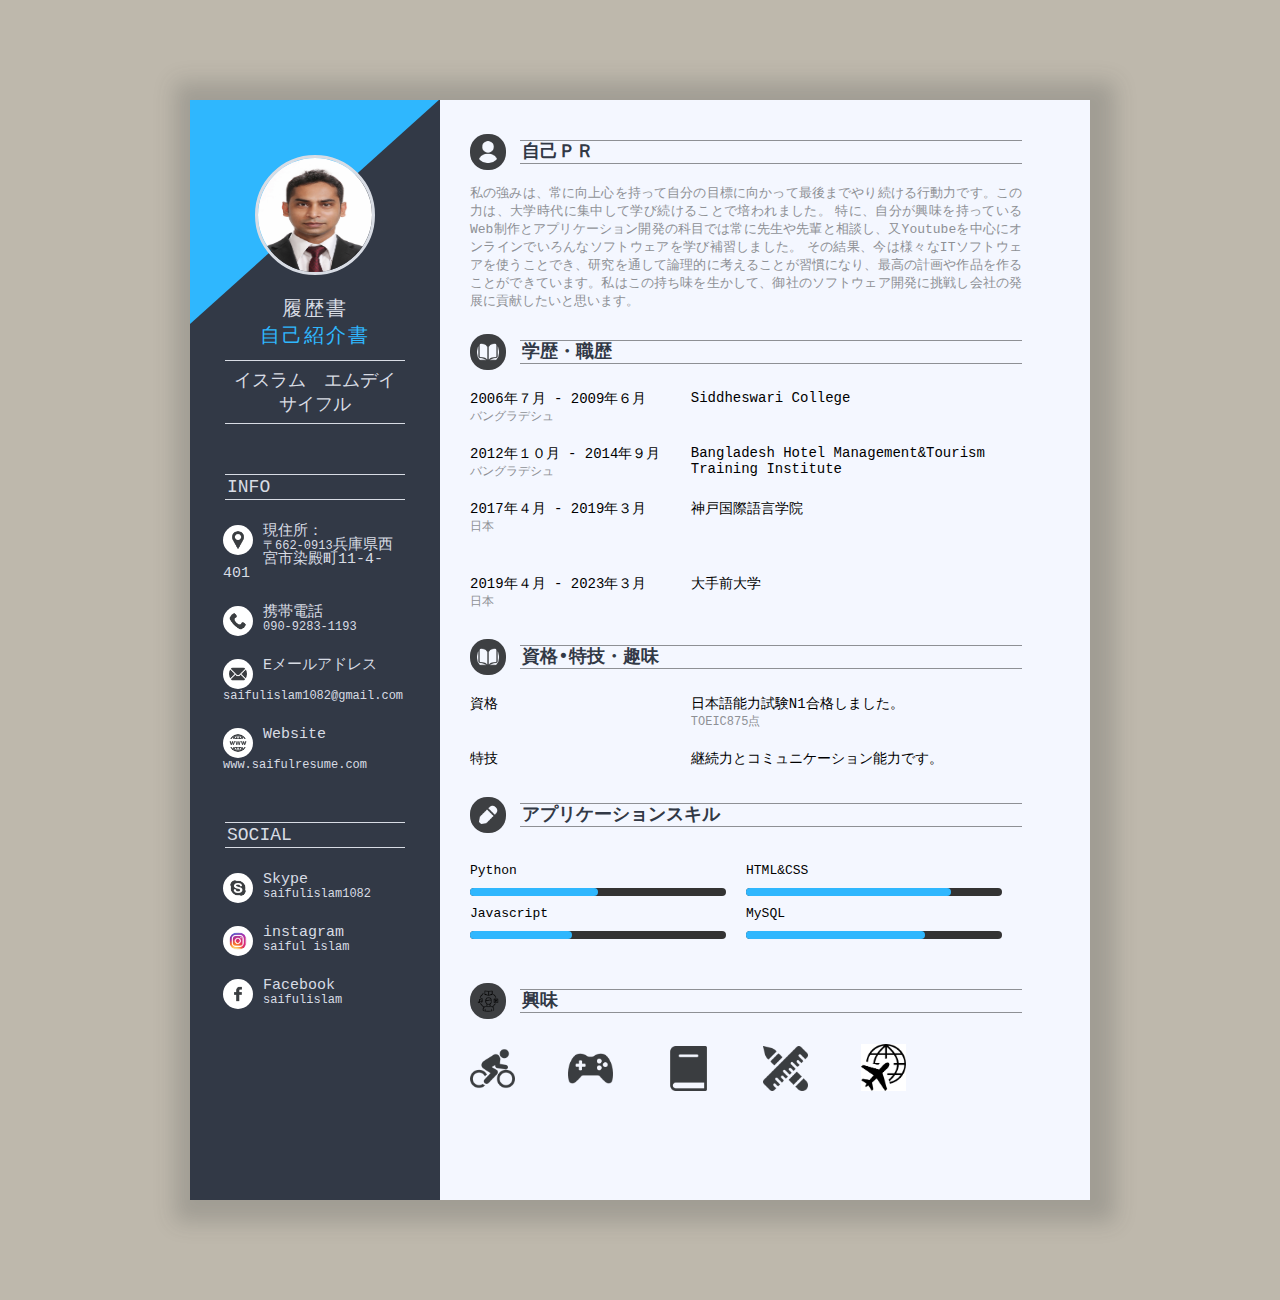
<file: resume/rirekishyo.html>
<!DOCTYPE html>
<html>
<head>
	<title></title>
	<link rel="stylesheet" type="text/css" href="css/style.css">

</head>
<body>

<div class="resume-box">
	
	<div class="left-section">
		<div class="profile">
		<img src="image/saiful.jpg" class="profile-img">
		<div class="blue-box"></div>
		</div>
		<h2 class="name">履歴書<br><span>自己紹介書</span></h2>
		<p class="n-p">イスラム　エムデイサイフル</p>


		<div class="info">
			<p class="heading">Info</p>
			<p class="p1"><span class="span1"><img src="image/location.png"></span>現住所：<span> <br>〒662-0913</span>兵庫県西宮市染殿町11-4-401</span></p>
			<p class="p1"><span class="span1"><img src="image/call.png"></span>携帯電話<span> <br>090-9283-1193</span></p>
			<p class="p1"><span class="span1"><img src="image/mail.png"></span>Eメールアドレス<span> <br>saifulislam1082@gmail.com</span></p>
			<p class="p1"><span class="span1"><img src="image/domain.png"></span>Website<span> <br>www.saifulresume.com</span></p>
		</div>

		<div class="info">
			<p class="heading">Social</p>
			<p class="p1"><span class="span1"><img src="image/skype.png"></span>Skype<span> <br>saifulislam1082</span></p>
			<p class="p1"><span class="span1"><img src="image/instagram.png"></span>instagram<span> <br>saiful islam</span></p>
			<p class="p1"><span class="span1"><img src="image/facebook.png"></span>Facebook<span> <br>saifulislam</span></p>
		</div>

	</div>

	<div class="right-section">
		<div class="right-heading">
			<img src="image/user.png">
			<p class="p2">自己ＰＲ</p>
		</div>
		<p class="p3">私の強みは、常に向上心を持って自分の目標に向かって最後までやり続ける行動力です。この力は、大学時代に集中して学び続けることで培われました。
			特に、自分が興味を持っているWeb制作とアプリケーション開発の科目では常に先生や先輩と相談し、又Youtubeを中心にオンラインでいろんなソフトウェアを学び補習しました。
			その結果、今は様々なITソフトウェアを使うことでき、研究を通して論理的に考えることが習慣になり、最高の計画や作品を作ることができています。私はこの持ち味を生かして、御社のソフトウェア開発に挑戦し会社の発展に貢献したいと思います。</p>

		<div class="clearfix"></div>
		<br><br>
		<div class="right-heading">
			<img src="image/edu.png">
			<p class="p2">学歴・職歴</p>
		</div>
		<div class="clearfix"></div>
		<div class="lr-box">
		<div class="left">
			<p class="p4">2006年７月 - 2009年６月</p>
			<p class="p5">バングラデシュ</p>
		</div>

		<div class="right">
			<p class="p4">Siddheswari College</p>
		</div>
		<div class="clearfix"></div>
		</div>

		<div class="lr-box">
		<div class="left">
			<p class="p4">2012年１０月 - 2014年９月</p>
			<p class="p5">バングラデシュ</p>
		</div>

		<div class="right">
			<p class="p4">Bangladesh Hotel Management&Tourism Training Institute</p>
			
		</div>
		<div class="clearfix"></div>
		</div>

		<div class="lr-box">
		<div class="left">
			<p class="p4">2017年４月 - 2019年３月</p>
			<p class="p5">日本</p>
		</div>

		<div class="right">
			<p class="p4">神戸国際語言学院</p>
		</div>
		<div class="clearfix"></div>
		</div>
		<div class="clearfix"></div>
		<div class="lr-box">
		<div class="left">
			<p class="p4">2019年４月 - 2023年３月</p>
			<p class="p5">日本</p>
		</div>

		<div class="right">
			<p class="p4">大手前大学</p>
		</div>
		<div class="clearfix"></div>
		</div>


		<br>
		<div class="right-heading">
			<img src="image/edu.png">
			<p class="p2">資格•特技・趣味</p>
		</div>
		<div class="clearfix"></div>
		<div class="lr-box">
		<div class="left">
			<p class="p4">資格</p>
		</div>

		<div class="right">
			<p class="p4">日本語能力試験N1合格しました。</p>
			<p class="p5">TOEIC875点</p>
		</div>
		<div class="clearfix"></div>
		</div>

		<div class="lr-box">
		<div class="left">
			<p class="p4">特技</p>
		</div>

		<div class="right">
			<p class="p4">継続力とコミュニケーション能力です。</p>
		</div>
		<div class="clearfix"></div>
		</div>

		<br>
		<div class="right-heading">
			<img src="image/pencil.png">
			<p class="p2">アプリケーションスキル</p>
		</div>
		<div class="clearfix"></div>
		<div class="s-box">
			<p class="p6">Python</p>
			<div id="progress"></div>
			<p class="p6">Javascript</p>
			<div id="progress1"></div>
			
		</div>
		<div class="s-box">
			<p class="p6">HTML&CSS</p>
			<div id="progress2"></div>
			<p class="p6">MySQL</p>
			<div id="progress3"></div>
		</div>


		<div class="clearfix"></div>
		<br><br>
		<div class="right-heading">
			<img src="image/hobbies.png">
			<p class="p2">興味</p>
		</div>
		<div class="clearfix"></div>
		<img src="image/bicycle.png" class="h-img">
		<img src="image/games.png" class="h-img">
		<img src="image/book.png" class="h-img">
		<img src="image/design.png" class="h-img">
		<img src="image/tour.png" class="h-img">
		

	</div>

	
	

</div>



</body>
</html>
</file>
<file: resume/css/style.css>
:root{
	--bgcolor:#beb8ac;
	--blue:#2fb7fe;
	--black:#323946;
	--white:#f4f7ff;
	--gray:#d8dce4;
	--lightgray:#8e9095;
}
*{
	margin: 0px;
	padding: 0px;
	box-sizing: border-box;
	font-family: monospace;
}

body{
	background: var(--bgcolor);
    
}
.clearfix{
	clear: both;
}
.resume-box{
	width: 900px;
	height: 1100px;
	margin: 100px auto;
	background: var(--white);
	box-shadow: 5px 2px 20px 20px #3d3f4238;
}
.left-section{
	background: var(--black);
	width: 250px;
	height: 1100px;
	float: left;
}
.profile{
	overflow: hidden;
	position: relative;
}
.blue-box{
    width: 257px;
    height: 407px;
    background: var(--blue);
    margin-left: -100px;
    transform: rotateZ(48deg);
    margin-top: -178px;
    
}
.profile-img{
	    position: absolute;
    z-index: 9;
    width: 120px;
    height: 120px;
    transform: translate(-50%, -50%);
    left: 50%;
    top: 50%;
    border-radius: 50%;
    border: 3px solid var(--gray);
}
.name{
    color: var(--gray);
    text-align: center;
    margin-top: -34px;
    font-size: 20px;
    letter-spacing: 2px;
    font-weight: 400;
    text-transform: uppercase;
}
.name span{
	color: var(--blue);
}
.n-p{
	width: 180px;
    margin: 0 auto;
    text-align: center;
    font-size: 18px;
    padding: 7px;
    border-bottom: 1px solid var(--gray);
    border-top: 1px solid var(--gray);
    color: var(--gray);
    margin-top: 11px;
    text-transform: uppercase;
}
.info{
	margin-top: 50px;
}
.heading{
	width: 180px;
    margin: 0 auto;
    padding: 2px;
    border-bottom: 1px solid var(--gray);
    border-top: 1px solid var(--gray);
    color: var(--gray);
    margin-top: 11px;
    text-transform: uppercase;
    font-size: 18px;
}
.p1{
	color: var(--gray);
	width: 184px;
	margin: 0 auto;
	margin-top: 25px;
	font-size: 15px;
    line-height: 14px;
}
.p1 span{
	font-size: 12px;
}
.span1 img{
	background: white;
    width: 30px;
    padding: 6px;
    border-radius: 16px;
    float: left;
    margin-right: 10px;
}
.right-section{
	padding: 40px 30px;
    background: var(--white);
    width: 68%;
    float: left;
    height: 1000px;
}
.right-heading img{
	background: #3d3f42;
    width: 36px;
    padding: 7px;
    border-radius: 17px;
    float: left;
    display: inline-block;
    margin-top: -6px;
}
.p2{
    margin: 0 auto;
    padding: 2px;
    border-bottom: 1px solid var(--lightgray);
    border-top: 1px solid var(--lightgray);
    color: var(--black);
    text-transform: uppercase;
    font-size: 18px;
    font-weight: bolder;
    margin-left: 50px;
    line-height: 18px;
}
.p3{
	margin-top: 20px;
	color: var(--lightgray);
	text-align: justify;
	word-spacing: -4px;
}
.left{
	width: 40%;
	float: left;
}
.right{
	width: 60%;
	float: left;
}
.lr-box{
	margin-top: 20px;
	margin-bottom: 20px;
}
.p4{
	font-size: 14px;
	font-weight: 520;
}
.p5{
	font-size: 12px;
	color: var(--lightgray);
}
.s-box{
	width: 50%;
    float: left;
    padding: 20px 20px 20px 0px;
}
#progress {
    background: #333;
    border-radius: 13px;
    height: 8px;
    width: 100%;
}

#progress:after {
    content: '';
    display: block;
    background: var(--blue);
    width: 50%;
    height: 100%;
    border-radius: 9px;
}
#progress1 {
    background: #333;
    border-radius: 13px;
    height: 8px;
    width: 100%;
}

#progress1:after {
    content: '';
    display: block;
    background: var(--blue);
    width: 40%;
    height: 100%;
    border-radius: 9px;
}
#progress2 {
    background: #333;
    border-radius: 13px;
    height: 8px;
    width: 100%;
}

#progress2:after {
    content: '';
    display: block;
    background: var(--blue);
    width: 80%;
    height: 100%;
    border-radius: 9px;
}

#progress3 {
    background: #333;
    border-radius: 13px;
    height: 8px;
    width: 100%;
}

#progress3:after {
    content: '';
    display: block;
    background: var(--blue);
    width: 70%;
    height: 100%;
    border-radius: 9px;
}
.p6{
	margin-top: 10px;
	margin-bottom: 10px;
}
.h-img{
	margin-top: 25px;
    width: 45px;
    margin-right: 45px;
}
@media(max-width: 1200px) {
    html {
        font-size: 55%;
    }
}
</file>
